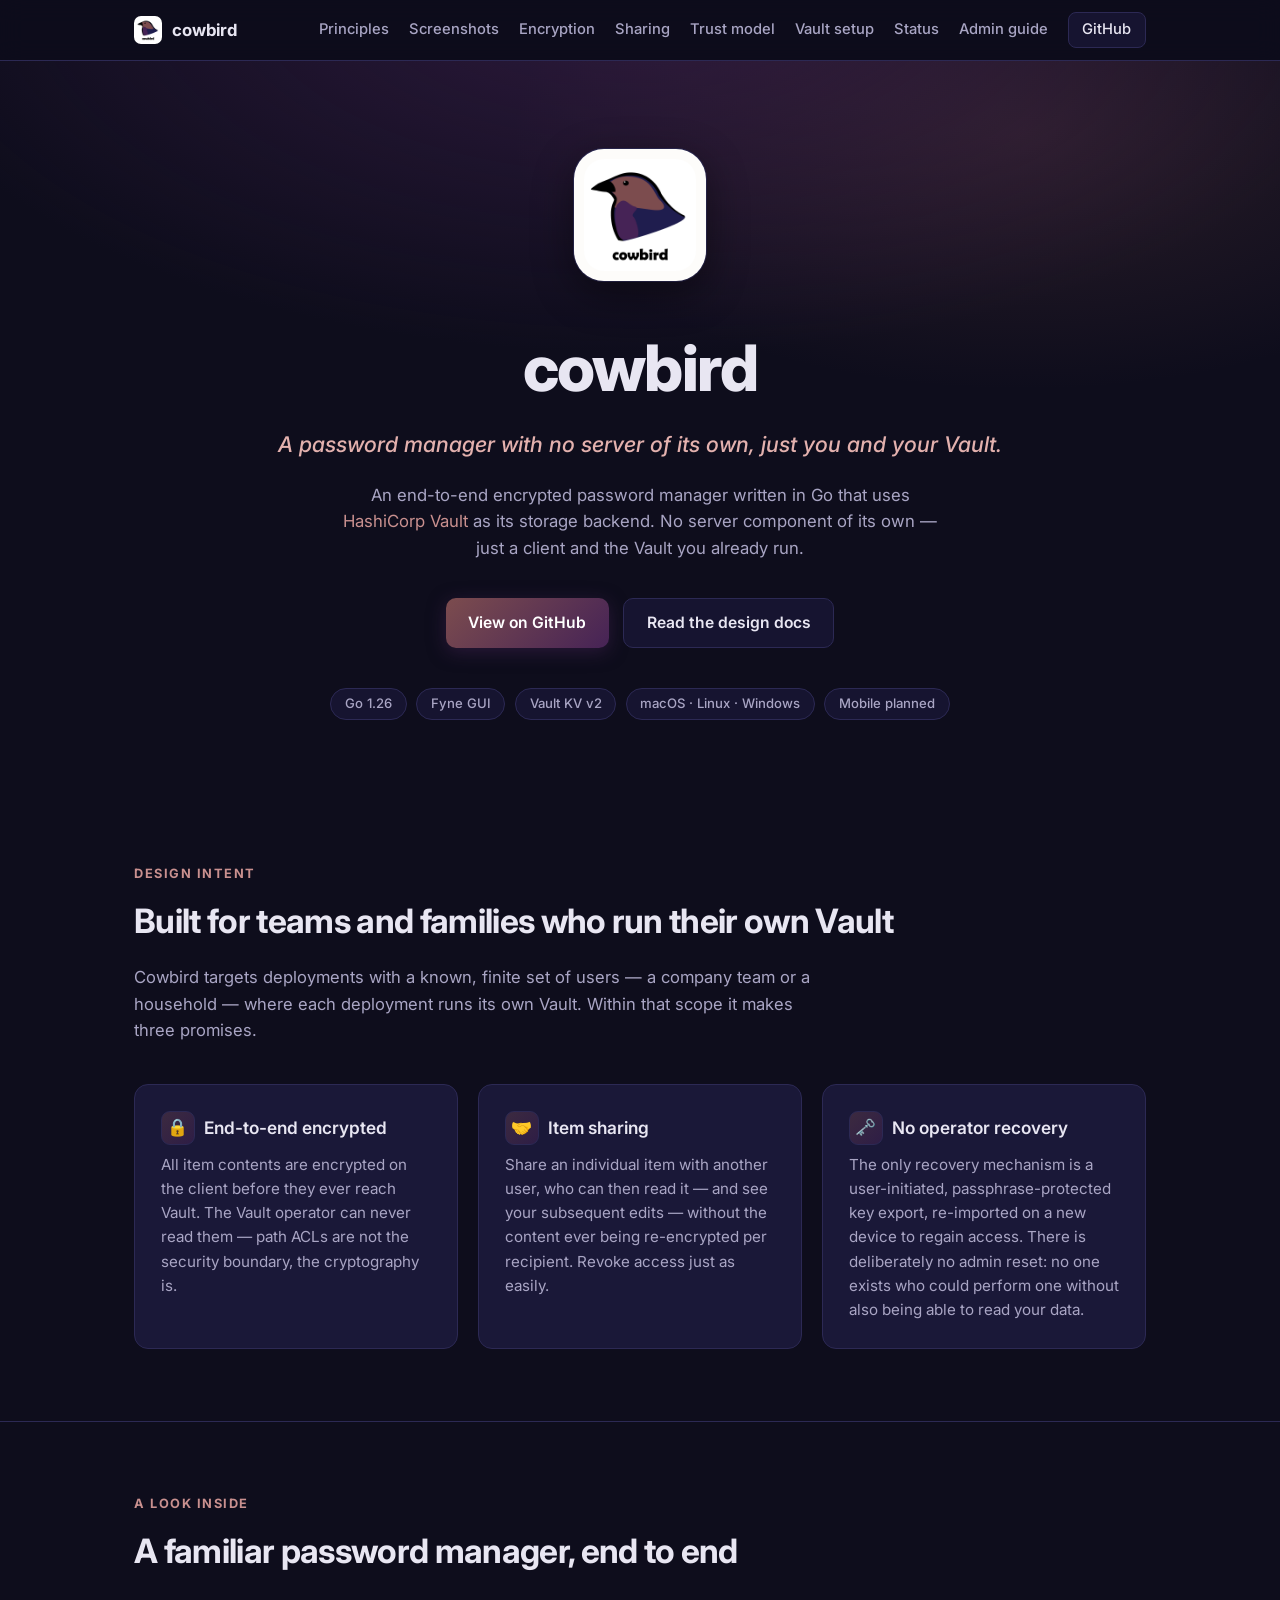
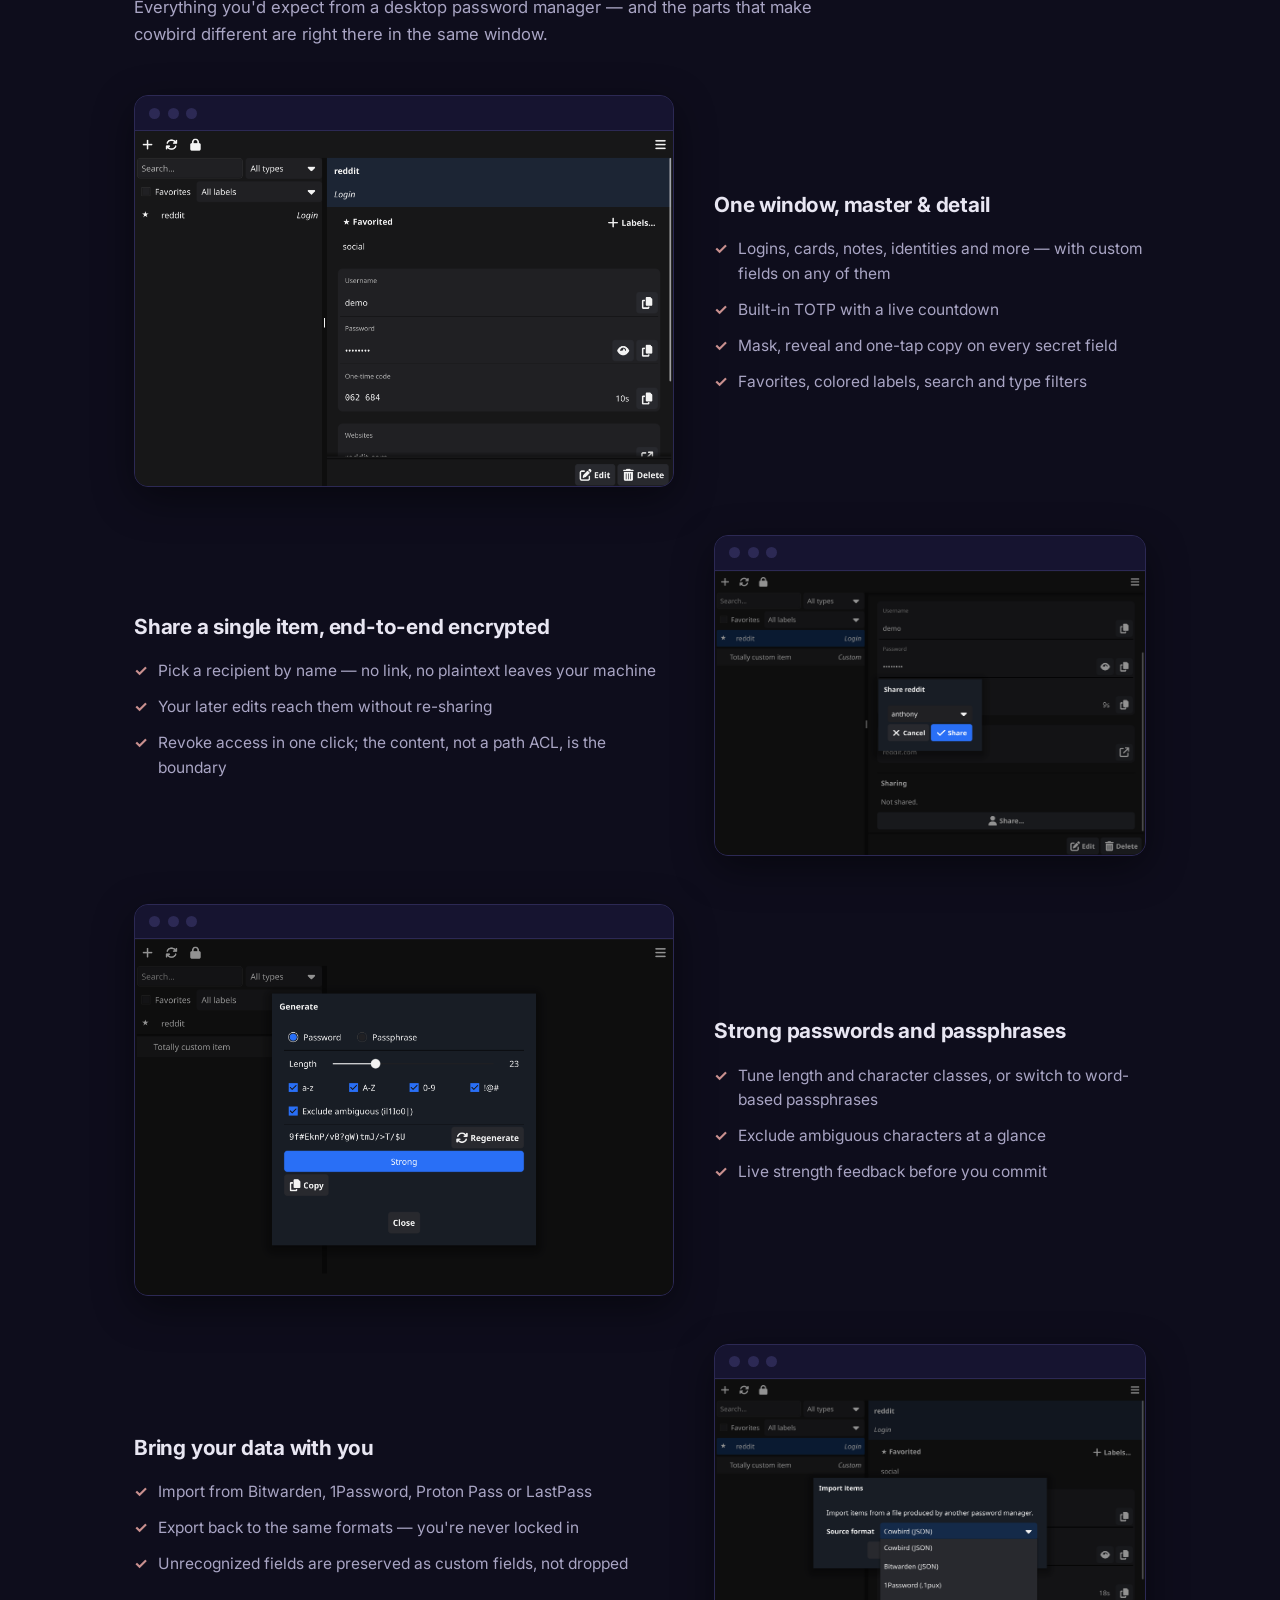
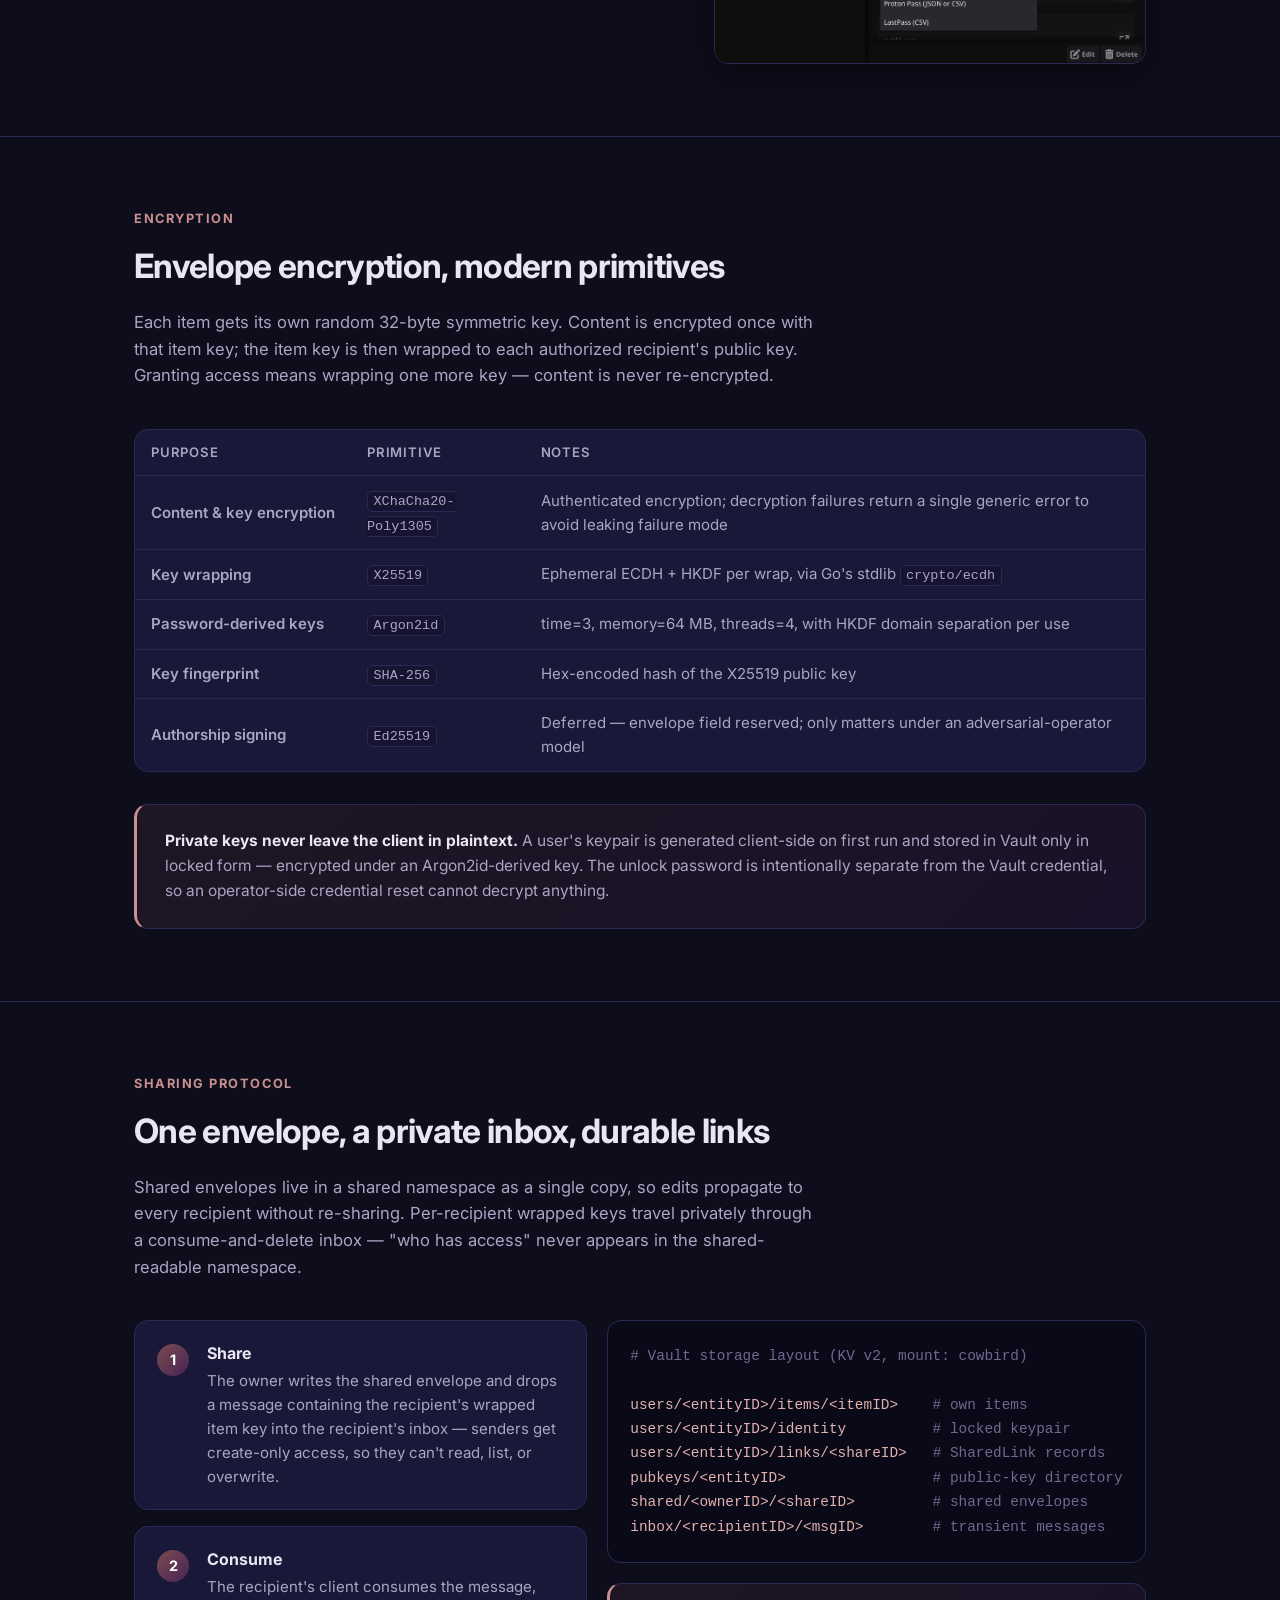
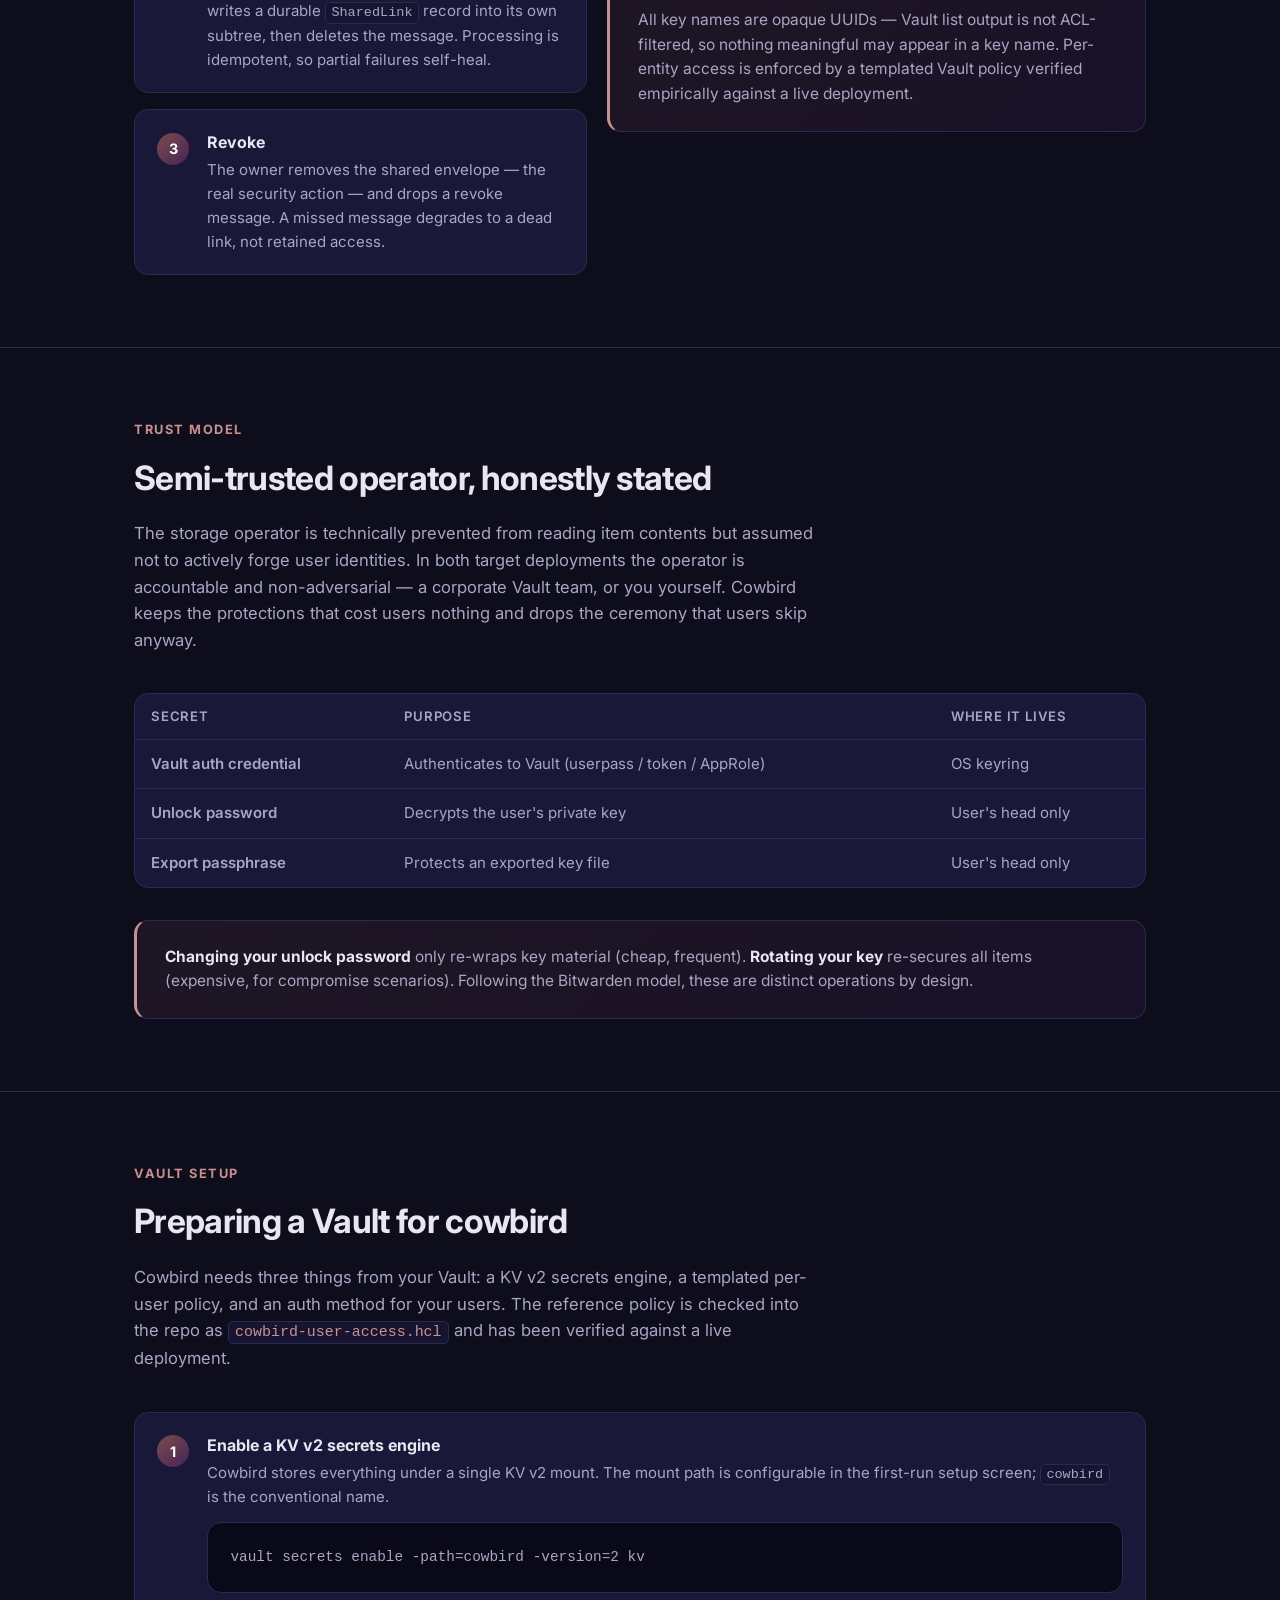
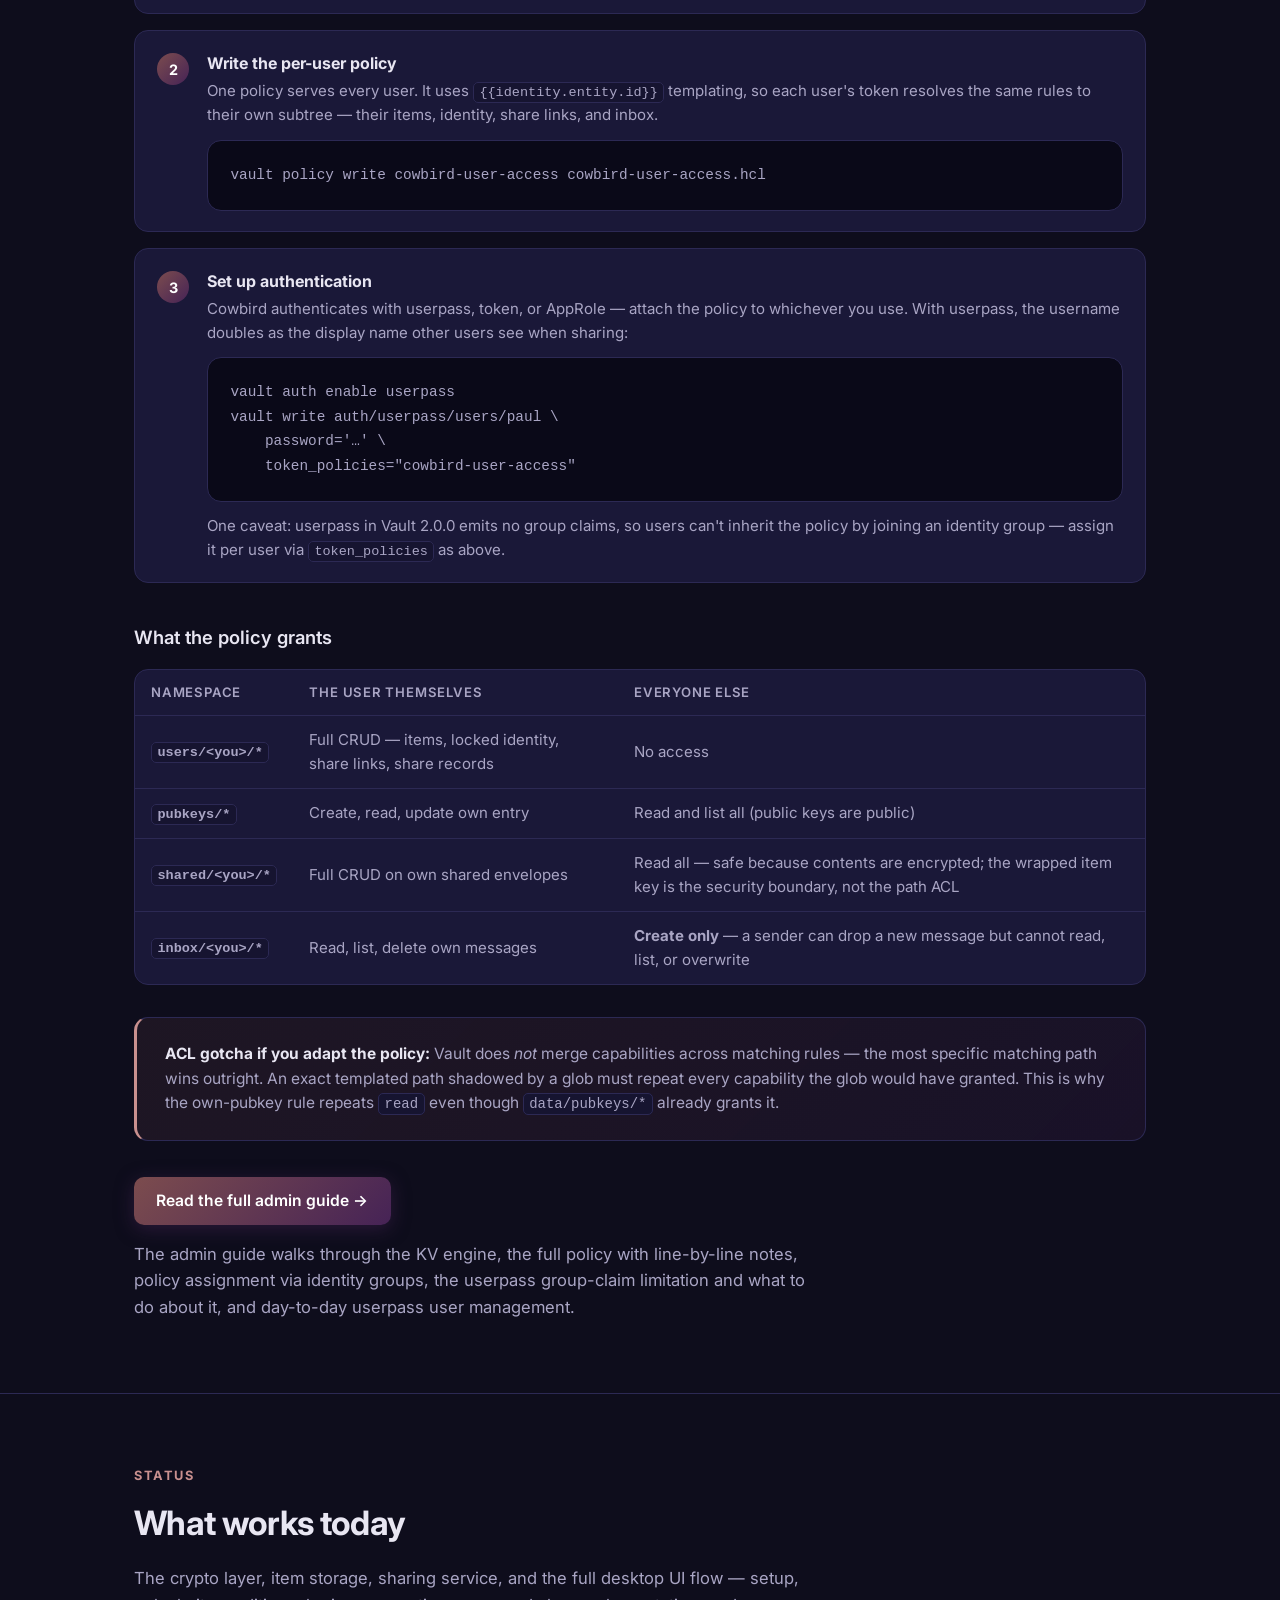
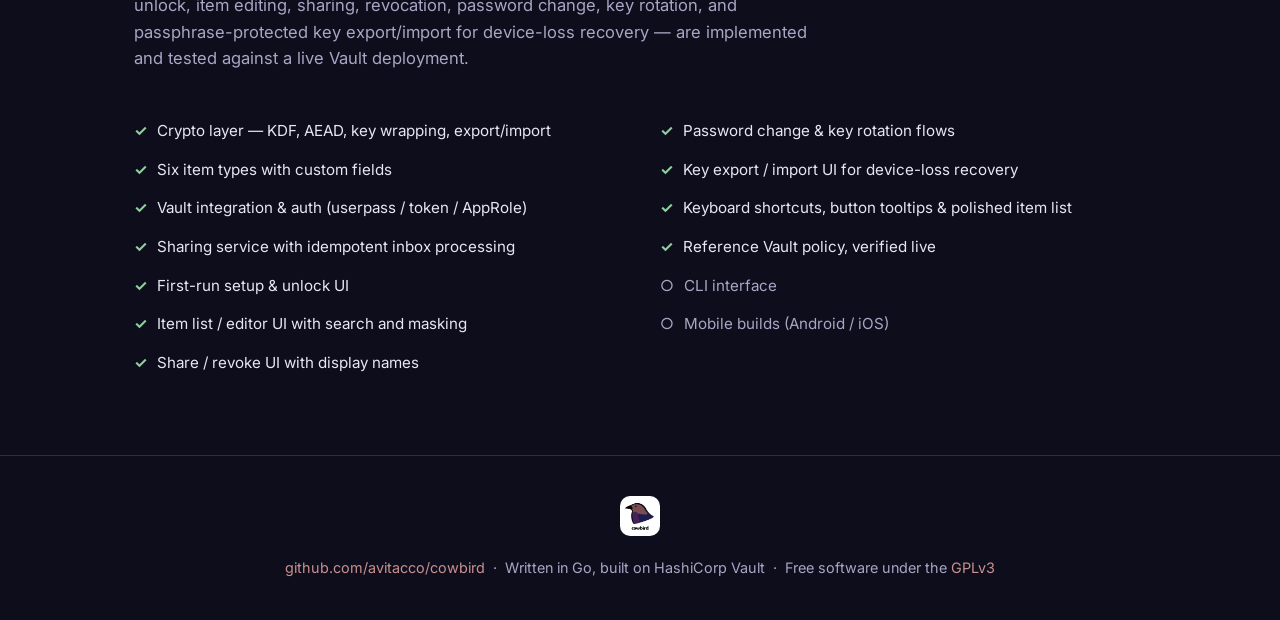
<file: docs/index.html>
<!DOCTYPE html>
<html lang="en">
<head>
<meta charset="utf-8">
<meta name="viewport" content="width=device-width, initial-scale=1">
<title>cowbird — a password manager with no server of its own, just you and your Vault</title>
<meta name="description" content="Cowbird is an end-to-end encrypted password manager written in Go that uses HashiCorp Vault as its storage backend. No server of its own, no operator-side recovery.">
<link rel="icon" type="image/png" sizes="58x58" href="icon-58.png">
<link rel="apple-touch-icon" sizes="180x180" href="icon-180.png">
<meta property="og:title" content="cowbird">
<meta property="og:description" content="An end-to-end encrypted password manager that uses HashiCorp Vault as its storage backend.">
<meta property="og:image" content="icon-512.png">
<link rel="preconnect" href="https://fonts.googleapis.com">
<link rel="preconnect" href="https://fonts.gstatic.com" crossorigin>
<link href="https://fonts.googleapis.com/css2?family=Inter:wght@400;500;600;700;800&display=swap" rel="stylesheet">
<link rel="stylesheet" href="style.css">
</head>
<body>

<nav>
  <div class="wrap nav-inner">
    <a class="nav-brand" href="#"><img src="icon-58.png" alt="">cowbird</a>
    <div class="nav-links">
      <a href="#principles">Principles</a>
      <a href="#screenshots">Screenshots</a>
      <a href="#encryption">Encryption</a>
      <a href="#sharing">Sharing</a>
      <a href="#trust">Trust model</a>
      <a href="#vault-setup">Vault setup</a>
      <a href="#status">Status</a>
      <a href="vault-admin.html">Admin guide</a>
      <a class="nav-gh" href="https://github.com/avitacco/cowbird">GitHub</a>
    </div>
  </div>
</nav>

<header>
  <div class="wrap">
    <img class="hero-icon" src="icon-512.png" alt="Cowbird icon">
    <h1>cowbird</h1>
    <p class="tagline">A password manager with no server of its own, just you and your Vault.</p>
    <p class="hero-sub">
      An end-to-end encrypted password manager written in Go that uses
      <a href="https://www.vaultproject.io/">HashiCorp Vault</a> as its storage backend.
      No server component of its own — just a client and the Vault you already run.
    </p>
    <div class="hero-cta">
      <a class="btn btn-primary" href="https://github.com/avitacco/cowbird">View on GitHub</a>
      <a class="btn btn-ghost" href="https://github.com/avitacco/cowbird/tree/main/specs/001-sharing-and-items">Read the design docs</a>
    </div>
    <div class="chips">
      <span class="chip">Go 1.26</span>
      <span class="chip">Fyne GUI</span>
      <span class="chip">Vault KV v2</span>
      <span class="chip">macOS · Linux · Windows</span>
      <span class="chip">Mobile planned</span>
    </div>
  </div>
</header>

<section id="principles">
  <div class="wrap">
    <p class="kicker">Design intent</p>
    <h2>Built for teams and families who run their own Vault</h2>
    <p class="lede">
      Cowbird targets deployments with a known, finite set of users — a company team or a
      household — where each deployment runs its own Vault. Within that scope it makes
      three promises.
    </p>
    <div class="grid grid-3">
      <div class="card">
        <h3><span class="glyph">🔒</span>End-to-end encrypted</h3>
        <p>All item contents are encrypted on the client before they ever reach Vault.
           The Vault operator can never read them — path ACLs are not the security
           boundary, the cryptography is.</p>
      </div>
      <div class="card">
        <h3><span class="glyph">🤝</span>Item sharing</h3>
        <p>Share an individual item with another user, who can then read it — and see
           your subsequent edits — without the content ever being re-encrypted per
           recipient. Revoke access just as easily.</p>
      </div>
      <div class="card">
        <h3><span class="glyph">🗝️</span>No operator recovery</h3>
        <p>The only recovery mechanism is a user-initiated, passphrase-protected key
           export, re-imported on a new device to regain access. There is deliberately
           no admin reset: no one exists who could perform one without also being able
           to read your data.</p>
      </div>
    </div>
  </div>
</section>

<section id="screenshots">
  <div class="wrap">
    <p class="kicker">A look inside</p>
    <h2>A familiar password manager, end to end</h2>
    <p class="lede">
      Everything you'd expect from a desktop password manager — and the parts that
      make cowbird different are right there in the same window.
    </p>

    <div class="shot">
      <div class="shot-frame">
        <div class="shot-chrome"><span></span><span></span><span></span></div>
        <img src="screenshots/item-view.png"
             alt="Cowbird main window showing a login with username, password, and a live TOTP code">
      </div>
      <div class="shot-copy">
        <h3>One window, master &amp; detail</h3>
        <ul class="shot-points">
          <li>Logins, cards, notes, identities and more — with custom fields on any of them</li>
          <li>Built-in TOTP with a live countdown</li>
          <li>Mask, reveal and one-tap copy on every secret field</li>
          <li>Favorites, colored labels, search and type filters</li>
        </ul>
      </div>
    </div>

    <div class="shot flip">
      <div class="shot-frame">
        <div class="shot-chrome"><span></span><span></span><span></span></div>
        <img src="screenshots/item-share.png"
             alt="Share dialog choosing a recipient for an item">
      </div>
      <div class="shot-copy">
        <h3>Share a single item, end-to-end encrypted</h3>
        <ul class="shot-points">
          <li>Pick a recipient by name — no link, no plaintext leaves your machine</li>
          <li>Your later edits reach them without re-sharing</li>
          <li>Revoke access in one click; the content, not a path ACL, is the boundary</li>
        </ul>
      </div>
    </div>

    <div class="shot">
      <div class="shot-frame">
        <div class="shot-chrome"><span></span><span></span><span></span></div>
        <img src="screenshots/generator-password.png"
             alt="Password generator with length slider, character classes, and a strength meter">
      </div>
      <div class="shot-copy">
        <h3>Strong passwords and passphrases</h3>
        <ul class="shot-points">
          <li>Tune length and character classes, or switch to word-based passphrases</li>
          <li>Exclude ambiguous characters at a glance</li>
          <li>Live strength feedback before you commit</li>
        </ul>
      </div>
    </div>

    <div class="shot flip">
      <div class="shot-frame">
        <div class="shot-chrome"><span></span><span></span><span></span></div>
        <img src="screenshots/items-import.png"
             alt="Import dialog listing Bitwarden, 1Password, Proton Pass and LastPass formats">
      </div>
      <div class="shot-copy">
        <h3>Bring your data with you</h3>
        <ul class="shot-points">
          <li>Import from Bitwarden, 1Password, Proton Pass or LastPass</li>
          <li>Export back to the same formats — you're never locked in</li>
          <li>Unrecognized fields are preserved as custom fields, not dropped</li>
        </ul>
      </div>
    </div>
  </div>
</section>

<section id="encryption">
  <div class="wrap">
    <p class="kicker">Encryption</p>
    <h2>Envelope encryption, modern primitives</h2>
    <p class="lede">
      Each item gets its own random 32-byte symmetric key. Content is encrypted once
      with that item key; the item key is then wrapped to each authorized recipient's
      public key. Granting access means wrapping one more key — content is never
      re-encrypted.
    </p>
    <div class="table-card">
      <table>
        <tr><th>Purpose</th><th>Primitive</th><th>Notes</th></tr>
        <tr>
          <td>Content &amp; key encryption</td>
          <td><code>XChaCha20-Poly1305</code></td>
          <td>Authenticated encryption; decryption failures return a single generic error to avoid leaking failure mode</td>
        </tr>
        <tr>
          <td>Key wrapping</td>
          <td><code>X25519</code></td>
          <td>Ephemeral ECDH + HKDF per wrap, via Go's stdlib <code>crypto/ecdh</code></td>
        </tr>
        <tr>
          <td>Password-derived keys</td>
          <td><code>Argon2id</code></td>
          <td>time=3, memory=64&nbsp;MB, threads=4, with HKDF domain separation per use</td>
        </tr>
        <tr>
          <td>Key fingerprint</td>
          <td><code>SHA-256</code></td>
          <td>Hex-encoded hash of the X25519 public key</td>
        </tr>
        <tr>
          <td>Authorship signing</td>
          <td><code>Ed25519</code></td>
          <td>Deferred — envelope field reserved; only matters under an adversarial-operator model</td>
        </tr>
      </table>
    </div>
    <div class="callout">
      <p><b>Private keys never leave the client in plaintext.</b> A user's keypair is
      generated client-side on first run and stored in Vault only in locked form —
      encrypted under an Argon2id-derived key. The unlock password is intentionally
      separate from the Vault credential, so an operator-side credential reset cannot
      decrypt anything.</p>
    </div>
  </div>
</section>

<section id="sharing">
  <div class="wrap">
    <p class="kicker">Sharing protocol</p>
    <h2>One envelope, a private inbox, durable links</h2>
    <p class="lede">
      Shared envelopes live in a shared namespace as a single copy, so edits propagate
      to every recipient without re-sharing. Per-recipient wrapped keys travel privately
      through a consume-and-delete inbox — "who has access" never appears in the
      shared-readable namespace.
    </p>
    <div class="grid grid-2">
      <div class="steps">
        <div class="step">
          <div><b>Share</b>
          <p>The owner writes the shared envelope and drops a message containing the
             recipient's wrapped item key into the recipient's inbox — senders get
             create-only access, so they can't read, list, or overwrite.</p></div>
        </div>
        <div class="step">
          <div><b>Consume</b>
          <p>The recipient's client consumes the message, writes a durable
             <code>SharedLink</code> record into its own subtree, then deletes the
             message. Processing is idempotent, so partial failures self-heal.</p></div>
        </div>
        <div class="step">
          <div><b>Revoke</b>
          <p>The owner removes the shared envelope — the real security action — and
             drops a revoke message. A missed message degrades to a dead link, not
             retained access.</p></div>
        </div>
      </div>
      <div>
        <pre class="block"><span class="c"># Vault storage layout (KV v2, mount: cowbird)</span>

<span class="p">users/&lt;entityID&gt;/items/&lt;itemID&gt;</span>    <span class="c"># own items</span>
<span class="p">users/&lt;entityID&gt;/identity</span>          <span class="c"># locked keypair</span>
<span class="p">users/&lt;entityID&gt;/links/&lt;shareID&gt;</span>   <span class="c"># SharedLink records</span>
<span class="p">pubkeys/&lt;entityID&gt;</span>                 <span class="c"># public-key directory</span>
<span class="p">shared/&lt;ownerID&gt;/&lt;shareID&gt;</span>         <span class="c"># shared envelopes</span>
<span class="p">inbox/&lt;recipientID&gt;/&lt;msgID&gt;</span>        <span class="c"># transient messages</span></pre>
        <div class="callout" style="margin-top:1.25rem">
          <p>All key names are opaque UUIDs — Vault list output is not ACL-filtered, so
          nothing meaningful may appear in a key name. Per-entity access is enforced by
          a templated Vault policy verified empirically against a live deployment.</p>
        </div>
      </div>
    </div>
  </div>
</section>

<section id="trust">
  <div class="wrap">
    <p class="kicker">Trust model</p>
    <h2>Semi-trusted operator, honestly stated</h2>
    <p class="lede">
      The storage operator is technically prevented from reading item contents but
      assumed not to actively forge user identities. In both target deployments the
      operator is accountable and non-adversarial — a corporate Vault team, or you
      yourself. Cowbird keeps the protections that cost users nothing and drops the
      ceremony that users skip anyway.
    </p>
    <div class="table-card">
      <table>
        <tr><th>Secret</th><th>Purpose</th><th>Where it lives</th></tr>
        <tr><td>Vault auth credential</td><td>Authenticates to Vault (userpass / token / AppRole)</td><td>OS keyring</td></tr>
        <tr><td>Unlock password</td><td>Decrypts the user's private key</td><td>User's head only</td></tr>
        <tr><td>Export passphrase</td><td>Protects an exported key file</td><td>User's head only</td></tr>
      </table>
    </div>
    <div class="callout">
      <p><b>Changing your unlock password</b> only re-wraps key material (cheap, frequent).
      <b>Rotating your key</b> re-secures all items (expensive, for compromise scenarios).
      Following the Bitwarden model, these are distinct operations by design.</p>
    </div>
  </div>
</section>

<section id="vault-setup">
  <div class="wrap">
    <p class="kicker">Vault setup</p>
    <h2>Preparing a Vault for cowbird</h2>
    <p class="lede">
      Cowbird needs three things from your Vault: a KV v2 secrets engine, a templated
      per-user policy, and an auth method for your users. The reference policy is
      checked into the repo as
      <a href="https://github.com/avitacco/cowbird/blob/main/cowbird-user-access.hcl"><code>cowbird-user-access.hcl</code></a>
      and has been verified against a live deployment.
    </p>
    <div class="steps">
      <div class="step">
        <div><b>Enable a KV v2 secrets engine</b>
        <p>Cowbird stores everything under a single KV v2 mount. The mount path is
           configurable in the first-run setup screen; <code>cowbird</code> is the
           conventional name.</p>
        <pre class="block">vault secrets enable -path=cowbird -version=2 kv</pre></div>
      </div>
      <div class="step">
        <div><b>Write the per-user policy</b>
        <p>One policy serves every user. It uses <code>{{identity.entity.id}}</code>
           templating, so each user's token resolves the same rules to their own
           subtree — their items, identity, share links, and inbox.</p>
        <pre class="block">vault policy write cowbird-user-access cowbird-user-access.hcl</pre></div>
      </div>
      <div class="step">
        <div><b>Set up authentication</b>
        <p>Cowbird authenticates with userpass, token, or AppRole — attach the policy
           to whichever you use. With userpass, the username doubles as the display
           name other users see when sharing:</p>
        <pre class="block">vault auth enable userpass
vault write auth/userpass/users/paul \
    password='…' \
    token_policies="cowbird-user-access"</pre>
        <p style="margin-top:0.75rem">One caveat: userpass in Vault 2.0.0 emits no
           group claims, so users can't inherit the policy by joining an identity
           group — assign it per user via <code>token_policies</code> as above.</p></div>
      </div>
    </div>

    <h3 style="font-size:1.15rem; font-weight:600; margin:2.5rem 0 1rem">What the policy grants</h3>
    <div class="table-card">
      <table>
        <tr><th>Namespace</th><th>The user themselves</th><th>Everyone else</th></tr>
        <tr>
          <td><code>users/&lt;you&gt;/*</code></td>
          <td>Full CRUD — items, locked identity, share links, share records</td>
          <td>No access</td>
        </tr>
        <tr>
          <td><code>pubkeys/*</code></td>
          <td>Create, read, update own entry</td>
          <td>Read and list all (public keys are public)</td>
        </tr>
        <tr>
          <td><code>shared/&lt;you&gt;/*</code></td>
          <td>Full CRUD on own shared envelopes</td>
          <td>Read all — safe because contents are encrypted; the wrapped item key is the security boundary, not the path ACL</td>
        </tr>
        <tr>
          <td><code>inbox/&lt;you&gt;/*</code></td>
          <td>Read, list, delete own messages</td>
          <td><b>Create only</b> — a sender can drop a new message but cannot read, list, or overwrite</td>
        </tr>
      </table>
    </div>
    <div class="callout">
      <p><b>ACL gotcha if you adapt the policy:</b> Vault does <i>not</i> merge
      capabilities across matching rules — the most specific matching path wins
      outright. An exact templated path shadowed by a glob must repeat every
      capability the glob would have granted. This is why the own-pubkey rule
      repeats <code>read</code> even though <code>data/pubkeys/*</code> already
      grants it.</p>
    </div>
    <div class="hero-cta" style="justify-content:flex-start; margin-top:2.25rem">
      <a class="btn btn-primary" href="vault-admin.html">Read the full admin guide →</a>
    </div>
    <p class="lede" style="margin-top:1rem; margin-bottom:0">
      The admin guide walks through the KV engine, the full policy with line-by-line
      notes, policy assignment via identity groups, the userpass group-claim limitation
      and what to do about it, and day-to-day userpass user management.
    </p>
  </div>
</section>

<section id="status">
  <div class="wrap">
    <p class="kicker">Status</p>
    <h2>What works today</h2>
    <p class="lede">
      The crypto layer, item storage, sharing service, and the full desktop UI flow —
      setup, unlock, item editing, sharing, revocation, password change, key rotation,
      and passphrase-protected key export/import for device-loss recovery — are
      implemented and tested against a live Vault deployment.
    </p>
    <ul class="status-list">
      <li class="done">Crypto layer — KDF, AEAD, key wrapping, export/import</li>
      <li class="done">Six item types with custom fields</li>
      <li class="done">Vault integration &amp; auth (userpass / token / AppRole)</li>
      <li class="done">Sharing service with idempotent inbox processing</li>
      <li class="done">First-run setup &amp; unlock UI</li>
      <li class="done">Item list / editor UI with search and masking</li>
      <li class="done">Share / revoke UI with display names</li>
      <li class="done">Password change &amp; key rotation flows</li>
      <li class="done">Key export / import UI for device-loss recovery</li>
      <li class="done">Keyboard shortcuts, button tooltips &amp; polished item list</li>
      <li class="done">Reference Vault policy, verified live</li>
      <li class="todo">CLI interface</li>
      <li class="todo">Mobile builds (Android / iOS)</li>
    </ul>
  </div>
</section>

<footer>
  <div class="wrap">
    <img src="icon-512.png" alt="">
    <p>
      <a href="https://github.com/avitacco/cowbird">github.com/avitacco/cowbird</a>
      &nbsp;·&nbsp; Written in Go, built on HashiCorp Vault
      &nbsp;·&nbsp; Free software under the
      <a href="https://github.com/avitacco/cowbird/blob/main/LICENSE">GPLv3</a>
    </p>
  </div>
</footer>

</body>
</html>
</file>
<file: docs/style.css>
:root {
  --bg: #0e0d1c;
  --bg-raise: #161430;
  --bg-card: #1a1838;
  --border: #2c2954;
  --text: #e8e6f2;
  --text-dim: #a9a5c4;
  --navy: #1f1d4e;
  --purple: #462356;
  --brown: #7c4c4e;
  --accent: #c9908f;
  --accent-bright: #e3b1ae;
  --good: #8fd0a0;
  --radius: 14px;
}
* { box-sizing: border-box; margin: 0; padding: 0; }
html { scroll-behavior: smooth; scroll-padding-top: 5rem; }
body {
  font-family: "Inter", system-ui, -apple-system, sans-serif;
  background: var(--bg);
  color: var(--text);
  line-height: 1.6;
  -webkit-font-smoothing: antialiased;
}
a { color: var(--accent); text-decoration: none; }
a:hover { color: var(--accent-bright); }
code, pre {
  font-family: ui-monospace, "SF Mono", "Cascadia Code", Menlo, Consolas, monospace;
  font-size: 0.9em;
}
code { background: var(--bg-raise); padding: 0.15em 0.4em; border-radius: 5px; border: 1px solid var(--border); }
.wrap { max-width: 1060px; margin: 0 auto; padding: 0 1.5rem; }

/* ---- nav ---- */
nav {
  position: sticky; top: 0; z-index: 10;
  background: rgba(14, 13, 28, 0.85);
  backdrop-filter: blur(12px);
  border-bottom: 1px solid var(--border);
}
.nav-inner { display: flex; align-items: center; gap: 1.5rem; height: 3.75rem; }
.nav-brand { display: flex; align-items: center; gap: 0.6rem; font-weight: 700; color: var(--text); font-size: 1.05rem; }
.nav-brand img { width: 28px; height: 28px; background: #fff; border-radius: 7px; padding: 2px; }
.nav-links { display: flex; gap: 1.25rem; margin-left: auto; align-items: center; }
.nav-links a { color: var(--text-dim); font-size: 0.92rem; font-weight: 500; }
.nav-links a:hover { color: var(--text); }
.nav-gh {
  border: 1px solid var(--border); border-radius: 8px; padding: 0.35rem 0.85rem;
  color: var(--text) !important; background: var(--bg-raise);
}
.nav-gh:hover { border-color: var(--accent); }
@media (max-width: 720px) { .nav-links a:not(.nav-gh) { display: none; } }

/* ---- hero ---- */
header {
  position: relative;
  padding: 5.5rem 0 4.5rem;
  text-align: center;
  overflow: hidden;
  background:
    radial-gradient(ellipse 60% 50% at 50% -10%, rgba(70, 35, 86, 0.55), transparent),
    radial-gradient(ellipse 40% 35% at 80% 10%, rgba(124, 76, 78, 0.25), transparent);
}
.hero-icon {
  width: 132px; height: 132px;
  background: #fdfcfa;
  border-radius: 30px;
  padding: 10px;
  box-shadow: 0 12px 40px rgba(0,0,0,0.45), 0 0 0 1px var(--border);
  margin-bottom: 1.75rem;
}
header h1 {
  font-size: clamp(2.6rem, 6vw, 4rem);
  font-weight: 800;
  letter-spacing: -0.03em;
}
.tagline {
  font-size: clamp(1.1rem, 2.5vw, 1.35rem);
  color: var(--accent-bright);
  font-weight: 500;
  margin-top: 0.5rem;
  font-style: italic;
}
.hero-sub {
  max-width: 620px; margin: 1.25rem auto 0;
  color: var(--text-dim); font-size: 1.05rem;
}
.hero-cta { margin-top: 2.25rem; display: flex; gap: 0.9rem; justify-content: center; flex-wrap: wrap; }
.btn {
  display: inline-flex; align-items: center; gap: 0.5rem;
  padding: 0.7rem 1.4rem; border-radius: 10px; font-weight: 600; font-size: 0.98rem;
  transition: transform 0.1s ease, box-shadow 0.15s ease;
}
.btn:hover { transform: translateY(-1px); }
.btn-primary {
  background: linear-gradient(135deg, var(--brown), var(--purple));
  color: #fff; box-shadow: 0 4px 18px rgba(70, 35, 86, 0.5);
}
.btn-primary:hover { color: #fff; box-shadow: 0 6px 24px rgba(124, 76, 78, 0.5); }
.btn-ghost { border: 1px solid var(--border); color: var(--text); background: var(--bg-raise); }
.chips { margin-top: 2.5rem; display: flex; gap: 0.6rem; justify-content: center; flex-wrap: wrap; }
.chip {
  font-size: 0.82rem; font-weight: 500; color: var(--text-dim);
  border: 1px solid var(--border); border-radius: 999px; padding: 0.3rem 0.85rem;
  background: var(--bg-raise);
}

/* ---- sections ---- */
section { padding: 4.5rem 0; }
section + section { border-top: 1px solid var(--border); }
.kicker {
  font-size: 0.8rem; font-weight: 700; letter-spacing: 0.12em; text-transform: uppercase;
  color: var(--accent); margin-bottom: 0.6rem;
}
h2 { font-size: clamp(1.6rem, 3.5vw, 2.1rem); font-weight: 700; letter-spacing: -0.02em; margin-bottom: 1rem; }
.lede { color: var(--text-dim); max-width: 680px; margin-bottom: 2.5rem; font-size: 1.04rem; }

.grid { display: grid; gap: 1.25rem; }
.grid-3 { grid-template-columns: repeat(3, 1fr); }
.grid-2 { grid-template-columns: repeat(2, 1fr); }
@media (max-width: 860px) { .grid-3 { grid-template-columns: 1fr; } .grid-2 { grid-template-columns: 1fr; } }

.card {
  background: var(--bg-card);
  border: 1px solid var(--border);
  border-radius: var(--radius);
  padding: 1.6rem;
}
.card h3 { font-size: 1.08rem; font-weight: 600; margin-bottom: 0.5rem; display: flex; align-items: center; gap: 0.6rem; }
.card p { color: var(--text-dim); font-size: 0.95rem; }
.card .glyph {
  width: 34px; height: 34px; flex: none;
  display: inline-flex; align-items: center; justify-content: center;
  border-radius: 9px; font-size: 1.05rem;
  background: linear-gradient(135deg, rgba(124,76,78,0.35), rgba(70,35,86,0.45));
  border: 1px solid var(--border);
}

pre.block {
  background: #0a0918;
  border: 1px solid var(--border);
  border-radius: var(--radius);
  padding: 1.4rem;
  overflow-x: auto;
  line-height: 1.7;
  color: var(--text-dim);
}
pre.block .c { color: #6e6a8f; }
pre.block .p { color: var(--accent-bright); }

/* ---- steps ---- */
.steps { counter-reset: step; display: grid; gap: 1rem; }
.step {
  display: flex; gap: 1.1rem; align-items: flex-start;
  background: var(--bg-card); border: 1px solid var(--border);
  border-radius: var(--radius); padding: 1.25rem 1.4rem;
}
.step::before {
  counter-increment: step; content: counter(step);
  flex: none; width: 2rem; height: 2rem;
  display: flex; align-items: center; justify-content: center;
  border-radius: 50%; font-weight: 700; font-size: 0.9rem;
  background: linear-gradient(135deg, var(--brown), var(--purple)); color: #fff;
  margin-top: 0.15rem;
}
.step b { display: block; margin-bottom: 0.15rem; }
.step p { color: var(--text-dim); font-size: 0.94rem; }
.step > div { flex: 1; min-width: 0; }
.step pre.block { margin-top: 0.75rem; }

/* ---- table ---- */
table { width: 100%; border-collapse: collapse; font-size: 0.94rem; }
th, td { text-align: left; padding: 0.75rem 1rem; border-bottom: 1px solid var(--border); }
th { color: var(--text-dim); font-weight: 600; font-size: 0.82rem; text-transform: uppercase; letter-spacing: 0.06em; }
td:first-child { font-weight: 600; white-space: nowrap; }
td { color: var(--text-dim); }
.table-card { background: var(--bg-card); border: 1px solid var(--border); border-radius: var(--radius); overflow-x: auto; }
tr:last-child td { border-bottom: none; }

/* ---- status ---- */
.status-list { list-style: none; columns: 2; column-gap: 2.5rem; }
@media (max-width: 720px) { .status-list { columns: 1; } }
.status-list li {
  break-inside: avoid; display: flex; gap: 0.65rem; align-items: baseline;
  padding: 0.45rem 0; color: var(--text-dim); font-size: 0.95rem;
}
.status-list .done::before { content: "✓"; color: var(--good); font-weight: 700; }
.status-list .todo::before { content: "○"; color: var(--text-dim); }
.status-list .done { color: var(--text); }

/* ---- screenshots / billboards ---- */
.shot {
  display: grid;
  grid-template-columns: 1.25fr 1fr;
  gap: 2.5rem;
  align-items: center;
  margin-top: 3rem;
}
.shot.flip .shot-frame { order: 2; }
.shot-frame {
  background: var(--bg-card);
  border: 1px solid var(--border);
  border-radius: var(--radius);
  overflow: hidden;
  box-shadow: 0 12px 40px rgba(0,0,0,0.45);
}
.shot-chrome {
  display: flex; gap: 0.45rem;
  padding: 0.7rem 0.9rem;
  background: var(--bg-raise);
  border-bottom: 1px solid var(--border);
}
.shot-chrome span {
  width: 11px; height: 11px; border-radius: 50%;
  background: var(--border);
}
.shot-frame img { display: block; width: 100%; height: auto; }
.shot-copy h3 { font-size: 1.3rem; font-weight: 700; letter-spacing: -0.01em; margin-bottom: 1rem; }
.shot-points { list-style: none; display: grid; gap: 0.7rem; }
.shot-points li {
  position: relative; padding-left: 1.5rem;
  color: var(--text-dim); font-size: 0.97rem;
}
.shot-points li::before {
  content: "✓"; position: absolute; left: 0;
  color: var(--accent); font-weight: 700;
}
@media (max-width: 860px) {
  .shot { grid-template-columns: 1fr; gap: 1.5rem; }
  .shot.flip .shot-frame { order: 0; }
}

/* ---- callout ---- */
.callout {
  background: linear-gradient(135deg, rgba(124,76,78,0.14), rgba(70,35,86,0.2));
  border: 1px solid var(--border);
  border-left: 3px solid var(--accent);
  border-radius: var(--radius);
  padding: 1.5rem 1.75rem;
  margin-top: 2rem;
}
.callout p { color: var(--text-dim); font-size: 0.97rem; }
.callout b { color: var(--text); }

/* ---- footer ---- */
footer {
  border-top: 1px solid var(--border);
  padding: 2.5rem 0 3rem;
  text-align: center;
  color: var(--text-dim);
  font-size: 0.9rem;
}
footer img { width: 40px; height: 40px; background: #fff; border-radius: 10px; padding: 3px; margin-bottom: 0.9rem; }
</file>
